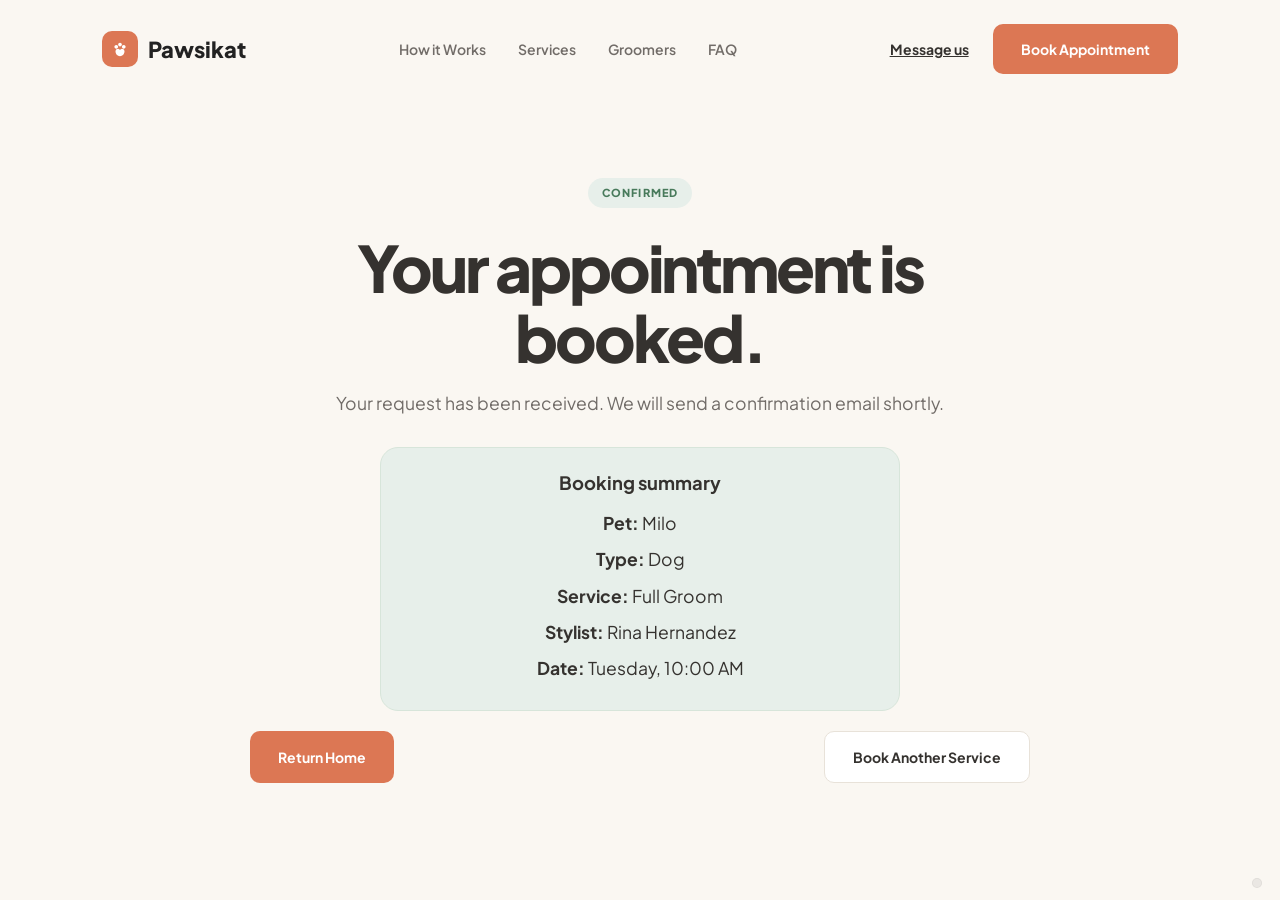
<file: book-confirmation.html>
<!DOCTYPE html>
<html lang="en">
<head>
    <meta charset="UTF-8">
    <meta name="viewport" content="width=device-width, initial-scale=1.0">
    <title>Booking Confirmed | Pawsikat</title>
    <link rel="preconnect" href="https://fonts.googleapis.com">
    <link rel="preconnect" href="https://fonts.gstatic.com" crossorigin>
    <link href="https://fonts.googleapis.com/css2?family=Plus+Jakarta+Sans:wght@400;500;600;700;800&display=swap" rel="stylesheet">
    <link rel="stylesheet" href="pawsikat.css">
</head>
<body>
    <header class="container site-header">
        <a href="index.html" class="logo" aria-label="Pawsikat home">
            <span class="logo-icon" aria-hidden="true">
                <svg width="18" height="18" viewBox="0 0 24 24" fill="none" xmlns="http://www.w3.org/2000/svg">
                    <path d="M12 8.5C13.3807 8.5 14.5 7.38071 14.5 6C14.5 4.61929 13.3807 3.5 12 3.5C10.6193 3.5 9.5 4.61929 9.5 6C9.5 7.38071 10.6193 8.5 12 8.5Z" fill="white"/>
                    <path d="M7 11.5C8.38071 11.5 9.5 10.3807 9.5 9C9.5 7.61929 8.38071 6.5 7 6.5C5.61929 6.5 4.5 7.61929 4.5 9C4.5 10.3807 5.61929 11.5 7 11.5Z" fill="white"/>
                    <path d="M17 11.5C18.3807 11.5 19.5 10.3807 19.5 9C19.5 7.61929 18.3807 6.5 17 6.5C15.6192 6.5 14.5 7.61929 14.5 9C14.5 10.3807 15.6192 11.5 17 11.5Z" fill="white"/>
                    <path d="M12 21.5C15.5 21.5 18 18.5 18 15C18 12.5 16 11.5 14.5 11.5C13.5 11.5 12.5 13 12 13C11.5 13 10.5 11.5 9.5 11.5C8 11.5 6 12.5 6 15C6 18.5 8.5 21.5 12 21.5Z" fill="white"/>
                </svg>
            </span>
            Pawsikat
        </a>

        <nav aria-label="Main navigation">
            <a href="how-it-works.html">How it Works</a>
            <a href="services.html">Services</a>
            <a href="groomers.html">Groomers</a>
            <a href="faq.html">FAQ</a>
        </nav>

        <div class="header-actions">
            <a href="mailto:hello@pawsikat.com" class="phone">Message us</a>
            <a href="book.html" class="btn btn-primary">Book Appointment</a>
        </div>
    </header>

    <main class="page-main">
        <section class="page-hero container confirmation-page">
            <span class="tag green">Confirmed</span>
            <h1>Your appointment is booked.</h1>
            <p>Your request has been received. We will send a confirmation email shortly.</p>

            <div class="confirmation-box large-box">
                <h3>Booking summary</h3>
                <p><strong>Pet:</strong> Milo</p>
                <p><strong>Type:</strong> Dog</p>
                <p><strong>Service:</strong> Full Groom</p>
                <p><strong>Stylist:</strong> Rina Hernandez</p>
                <p><strong>Date:</strong> Tuesday, 10:00 AM</p>
            </div>

            <div class="nav-row centered-row">
                <a href="index.html" class="btn btn-primary">Return Home</a>
                <a href="services.html" class="btn btn-outline">Book Another Service</a>
            </div>
        </section>
    </main>

    <footer class="site-footer">
        <a href="admin/login.html" class="admin-access-link" aria-label="Admin access" title="Admin access">.</a>
    </footer>
</body>
</html>
</file>
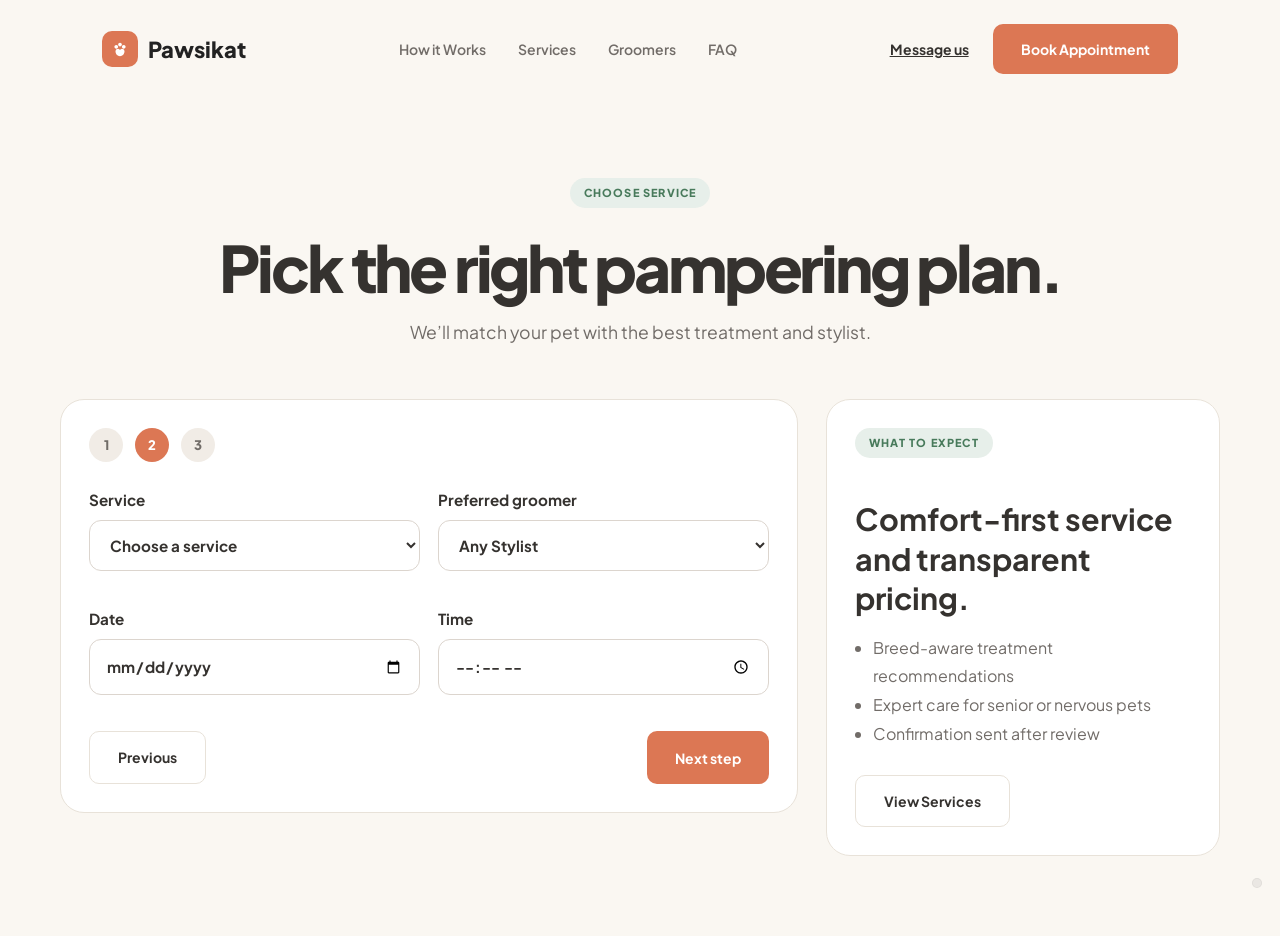
<file: book-step-2.html>
<!DOCTYPE html>
<html lang="en">
<head>
    <meta charset="UTF-8">
    <meta name="viewport" content="width=device-width, initial-scale=1.0">
    <title>Book Appointment | Pawsikat</title>
    <link rel="preconnect" href="https://fonts.googleapis.com">
    <link rel="preconnect" href="https://fonts.gstatic.com" crossorigin>
    <link href="https://fonts.googleapis.com/css2?family=Plus+Jakarta+Sans:wght@400;500;600;700;800&display=swap" rel="stylesheet">
    <link rel="stylesheet" href="pawsikat.css">
</head>
<body>
    <header class="container site-header">
        <a href="index.html" class="logo" aria-label="Pawsikat home">
            <span class="logo-icon" aria-hidden="true">
                <svg width="18" height="18" viewBox="0 0 24 24" fill="none" xmlns="http://www.w3.org/2000/svg">
                    <path d="M12 8.5C13.3807 8.5 14.5 7.38071 14.5 6C14.5 4.61929 13.3807 3.5 12 3.5C10.6193 3.5 9.5 4.61929 9.5 6C9.5 7.38071 10.6193 8.5 12 8.5Z" fill="white"/>
                    <path d="M7 11.5C8.38071 11.5 9.5 10.3807 9.5 9C9.5 7.61929 8.38071 6.5 7 6.5C5.61929 6.5 4.5 7.61929 4.5 9C4.5 10.3807 5.61929 11.5 7 11.5Z" fill="white"/>
                    <path d="M17 11.5C18.3807 11.5 19.5 10.3807 19.5 9C19.5 7.61929 18.3807 6.5 17 6.5C15.6192 6.5 14.5 7.61929 14.5 9C14.5 10.3807 15.6192 11.5 17 11.5Z" fill="white"/>
                    <path d="M12 21.5C15.5 21.5 18 18.5 18 15C18 12.5 16 11.5 14.5 11.5C13.5 11.5 12.5 13 12 13C11.5 13 10.5 11.5 9.5 11.5C8 11.5 6 12.5 6 15C6 18.5 8.5 21.5 12 21.5Z" fill="white"/>
                </svg>
            </span>
            Pawsikat
        </a>

        <nav aria-label="Main navigation">
            <a href="how-it-works.html">How it Works</a>
            <a href="services.html">Services</a>
            <a href="groomers.html">Groomers</a>
            <a href="faq.html">FAQ</a>
        </nav>

        <div class="header-actions">
            <a href="mailto:hello@pawsikat.com" class="phone">Message us</a>
            <a href="book.html" class="btn btn-primary">Book Appointment</a>
        </div>
    </header>

    <main class="page-main">
        <section class="page-hero container">
            <span class="tag green">Choose Service</span>
            <h1>Pick the right pampering plan.</h1>
            <p>We’ll match your pet with the best treatment and stylist.</p>
        </section>

        <section class="container page-section booking-layout">
            <form class="booking-form" action="book-step-3.html" method="get">
                <div class="booking-progress">
                    <span>1</span>
                    <span class="active">2</span>
                    <span>3</span>
                </div>

                <div class="field-row two-col">
                    <label>
                        Service
                        <select name="service" required>
                            <option value="">Choose a service</option>
                            <option>Bath &amp; Brush</option>
                            <option>Full Groom</option>
                            <option>Nail Trim &amp; Buff</option>
                            <option>Teeth Cleaning</option>
                            <option>De-Shedding</option>
                            <option>Puppy’s First Groom</option>
                        </select>
                    </label>
                    <label>
                        Preferred groomer
                        <select name="groomer">
                            <option>Any Stylist</option>
                            <option>Rina Hernandez</option>
                            <option>Gabriel Gillera</option>
                            <option>Jann Denise Senido</option>
                        </select>
                    </label>
                </div>

                <div class="field-row two-col">
                    <label>
                        Date
                        <input type="date" name="date" required>
                    </label>
                    <label>
                        Time
                        <input type="time" name="time" required>
                    </label>
                </div>

                <div class="nav-row">
                    <a href="book.html" class="btn btn-outline">Previous</a>
                    <button type="submit" class="btn btn-primary">Next step</button>
                </div>
            </form>

            <aside class="summary-card">
                <span class="tag green">What to expect</span>
                <h3>Comfort-first service and transparent pricing.</h3>
                <ul>
                    <li>Breed-aware treatment recommendations</li>
                    <li>Expert care for senior or nervous pets</li>
                    <li>Confirmation sent after review</li>
                </ul>
                <a href="services.html" class="btn btn-outline">View Services</a>
            </aside>
        </section>
    </main>

    <footer class="site-footer">
        <a href="admin/login.html" class="admin-access-link" aria-label="Admin access" title="Admin access">.</a>
    </footer>
</body>
</html>
</file>
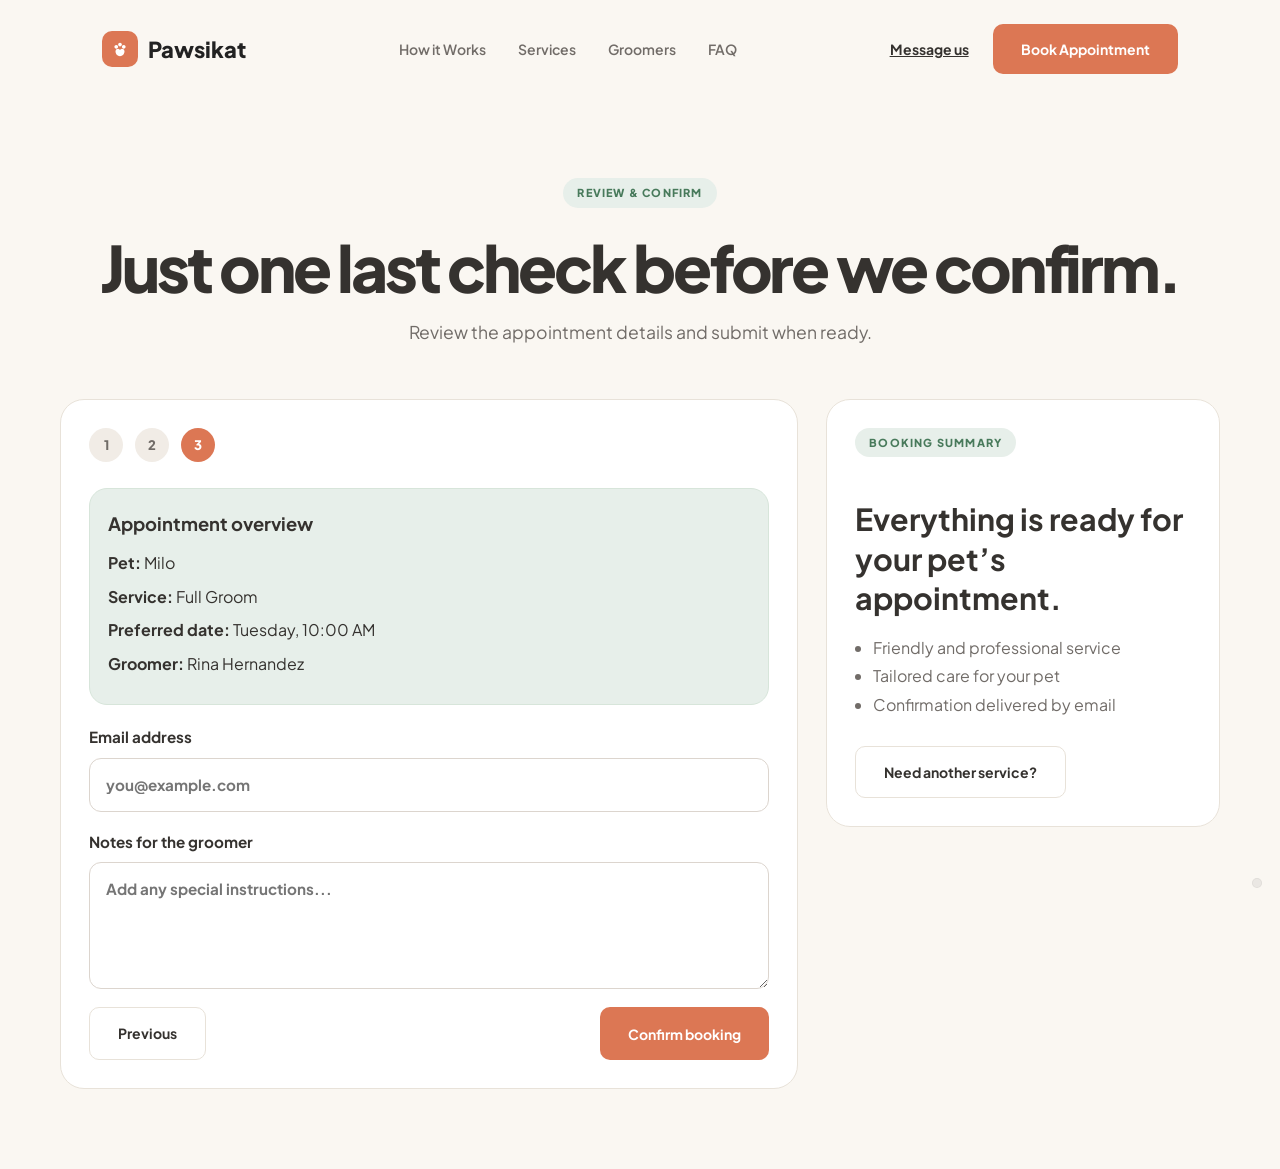
<file: book-step-3.html>
<!DOCTYPE html>
<html lang="en">
<head>
    <meta charset="UTF-8">
    <meta name="viewport" content="width=device-width, initial-scale=1.0">
    <title>Book Appointment | Pawsikat</title>
    <link rel="preconnect" href="https://fonts.googleapis.com">
    <link rel="preconnect" href="https://fonts.gstatic.com" crossorigin>
    <link href="https://fonts.googleapis.com/css2?family=Plus+Jakarta+Sans:wght@400;500;600;700;800&display=swap" rel="stylesheet">
    <link rel="stylesheet" href="pawsikat.css">
</head>
<body>
    <header class="container site-header">
        <a href="index.html" class="logo" aria-label="Pawsikat home">
            <span class="logo-icon" aria-hidden="true">
                <svg width="18" height="18" viewBox="0 0 24 24" fill="none" xmlns="http://www.w3.org/2000/svg">
                    <path d="M12 8.5C13.3807 8.5 14.5 7.38071 14.5 6C14.5 4.61929 13.3807 3.5 12 3.5C10.6193 3.5 9.5 4.61929 9.5 6C9.5 7.38071 10.6193 8.5 12 8.5Z" fill="white"/>
                    <path d="M7 11.5C8.38071 11.5 9.5 10.3807 9.5 9C9.5 7.61929 8.38071 6.5 7 6.5C5.61929 6.5 4.5 7.61929 4.5 9C4.5 10.3807 5.61929 11.5 7 11.5Z" fill="white"/>
                    <path d="M17 11.5C18.3807 11.5 19.5 10.3807 19.5 9C19.5 7.61929 18.3807 6.5 17 6.5C15.6192 6.5 14.5 7.61929 14.5 9C14.5 10.3807 15.6192 11.5 17 11.5Z" fill="white"/>
                    <path d="M12 21.5C15.5 21.5 18 18.5 18 15C18 12.5 16 11.5 14.5 11.5C13.5 11.5 12.5 13 12 13C11.5 13 10.5 11.5 9.5 11.5C8 11.5 6 12.5 6 15C6 18.5 8.5 21.5 12 21.5Z" fill="white"/>
                </svg>
            </span>
            Pawsikat
        </a>

        <nav aria-label="Main navigation">
            <a href="how-it-works.html">How it Works</a>
            <a href="services.html">Services</a>
            <a href="groomers.html">Groomers</a>
            <a href="faq.html">FAQ</a>
        </nav>

        <div class="header-actions">
            <a href="mailto:hello@pawsikat.com" class="phone">Message us</a>
            <a href="book.html" class="btn btn-primary">Book Appointment</a>
        </div>
    </header>

    <main class="page-main">
        <section class="page-hero container">
            <span class="tag green">Review &amp; Confirm</span>
            <h1>Just one last check before we confirm.</h1>
            <p>Review the appointment details and submit when ready.</p>
        </section>

        <section class="container page-section booking-layout">
            <form class="booking-form" action="thank-you.html" method="get">
                <div class="booking-progress">
                    <span>1</span>
                    <span>2</span>
                    <span class="active">3</span>
                </div>

                <div class="confirmation-box">
                    <h3>Appointment overview</h3>
                    <p><strong>Pet:</strong> Milo</p>
                    <p><strong>Service:</strong> Full Groom</p>
                    <p><strong>Preferred date:</strong> Tuesday, 10:00 AM</p>
                    <p><strong>Groomer:</strong> Rina Hernandez</p>
                </div>

                <label>
                    Email address
                    <input type="email" name="email" placeholder="you@example.com" required>
                </label>

                <label>
                    Notes for the groomer
                    <textarea rows="4" placeholder="Add any special instructions..."></textarea>
                </label>

                <div class="nav-row">
                    <a href="book-step-2.html" class="btn btn-outline">Previous</a>
                    <button type="submit" class="btn btn-primary">Confirm booking</button>
                </div>
            </form>

            <aside class="summary-card">
                <span class="tag green">Booking summary</span>
                <h3>Everything is ready for your pet’s appointment.</h3>
                <ul>
                    <li>Friendly and professional service</li>
                    <li>Tailored care for your pet</li>
                    <li>Confirmation delivered by email</li>
                </ul>
                <a href="services.html" class="btn btn-outline">Need another service?</a>
            </aside>
        </section>
    </main>

    <footer class="site-footer">
        <a href="admin/login.html" class="admin-access-link" aria-label="Admin access" title="Admin access">.</a>
    </footer>
</body>
</html>
</file>
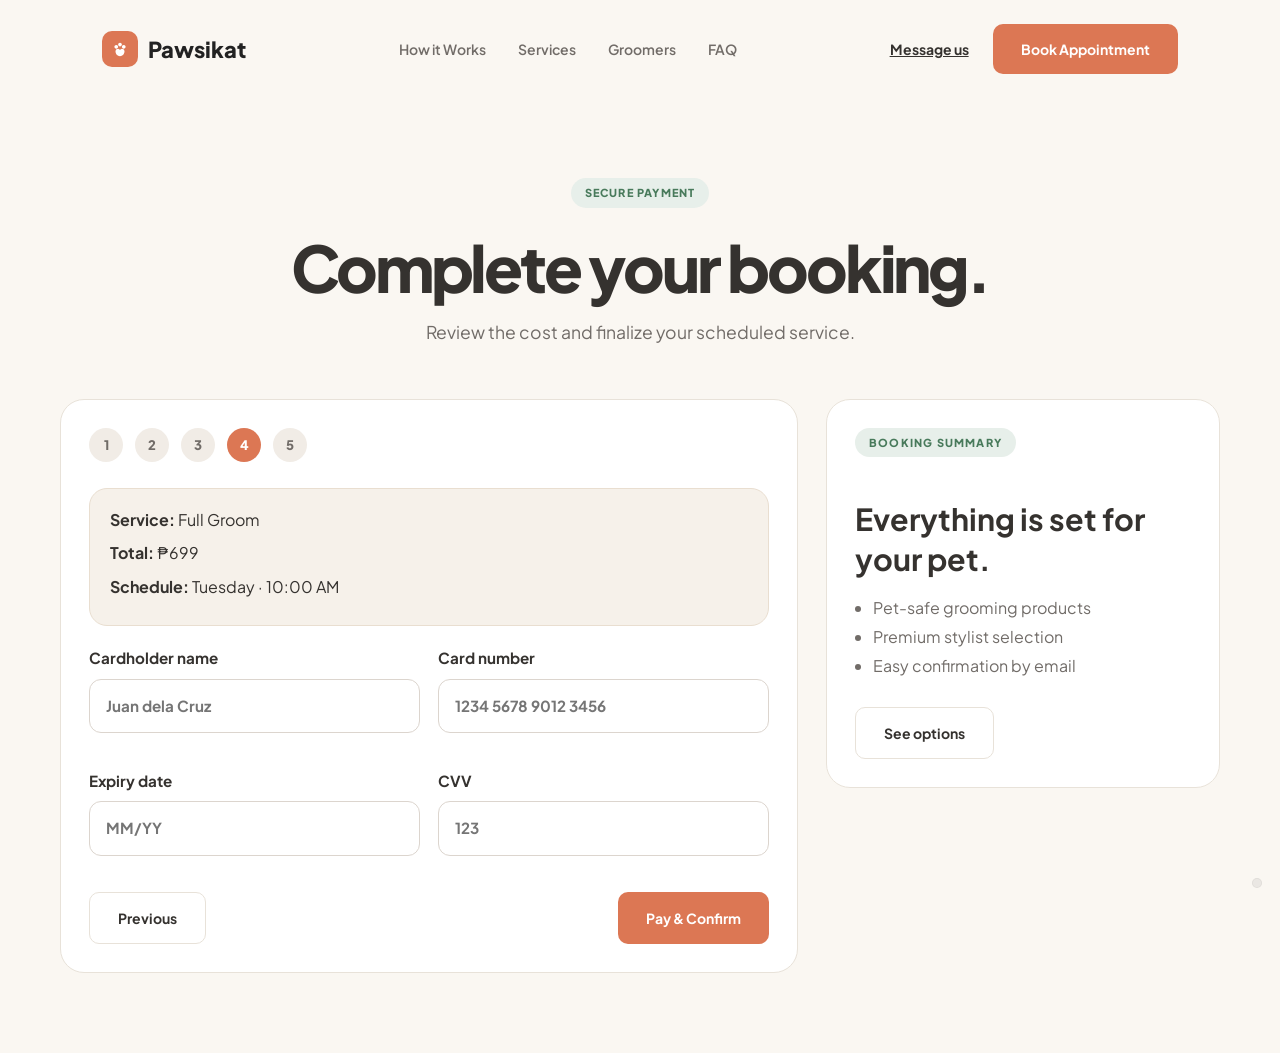
<file: book-step-4.html>
<!DOCTYPE html>
<html lang="en">
<head>
    <meta charset="UTF-8">
    <meta name="viewport" content="width=device-width, initial-scale=1.0">
    <title>Payment | Pawsikat</title>
    <link rel="preconnect" href="https://fonts.googleapis.com">
    <link rel="preconnect" href="https://fonts.gstatic.com" crossorigin>
    <link href="https://fonts.googleapis.com/css2?family=Plus+Jakarta+Sans:wght@400;500;600;700;800&display=swap" rel="stylesheet">
    <link rel="stylesheet" href="pawsikat.css">
</head>
<body>
    <header class="container site-header">
        <a href="index.html" class="logo" aria-label="Pawsikat home">
            <span class="logo-icon" aria-hidden="true">
                <svg width="18" height="18" viewBox="0 0 24 24" fill="none" xmlns="http://www.w3.org/2000/svg">
                    <path d="M12 8.5C13.3807 8.5 14.5 7.38071 14.5 6C14.5 4.61929 13.3807 3.5 12 3.5C10.6193 3.5 9.5 4.61929 9.5 6C9.5 7.38071 10.6193 8.5 12 8.5Z" fill="white"/>
                    <path d="M7 11.5C8.38071 11.5 9.5 10.3807 9.5 9C9.5 7.61929 8.38071 6.5 7 6.5C5.61929 6.5 4.5 7.61929 4.5 9C4.5 10.3807 5.61929 11.5 7 11.5Z" fill="white"/>
                    <path d="M17 11.5C18.3807 11.5 19.5 10.3807 19.5 9C19.5 7.61929 18.3807 6.5 17 6.5C15.6192 6.5 14.5 7.61929 14.5 9C14.5 10.3807 15.6192 11.5 17 11.5Z" fill="white"/>
                    <path d="M12 21.5C15.5 21.5 18 18.5 18 15C18 12.5 16 11.5 14.5 11.5C13.5 11.5 12.5 13 12 13C11.5 13 10.5 11.5 9.5 11.5C8 11.5 6 12.5 6 15C6 18.5 8.5 21.5 12 21.5Z" fill="white"/>
                </svg>
            </span>
            Pawsikat
        </a>
        <nav aria-label="Main navigation">
            <a href="how-it-works.html">How it Works</a>
            <a href="services.html">Services</a>
            <a href="groomers.html">Groomers</a>
            <a href="faq.html">FAQ</a>
        </nav>
        <div class="header-actions">
            <a href="mailto:hello@pawsikat.com" class="phone">Message us</a>
            <a href="book.html" class="btn btn-primary">Book Appointment</a>
        </div>
    </header>

    <main class="page-main">
        <section class="page-hero container">
            <span class="tag green">Secure Payment</span>
            <h1>Complete your booking.</h1>
            <p>Review the cost and finalize your scheduled service.</p>
        </section>

        <section class="container page-section booking-layout">
            <form class="booking-form" action="book-confirmation.html" method="get">
                <div class="booking-progress">
                    <span>1</span>
                    <span>2</span>
                    <span>3</span>
                    <span class="active">4</span>
                    <span>5</span>
                </div>

                <div class="summary-tile">
                    <p><strong>Service:</strong> Full Groom</p>
                    <p><strong>Total:</strong> ₱699</p>
                    <p><strong>Schedule:</strong> Tuesday · 10:00 AM</p>
                </div>

                <div class="field-row two-col">
                    <label>
                        Cardholder name
                        <input type="text" placeholder="Juan dela Cruz" required>
                    </label>
                    <label>
                        Card number
                        <input type="text" placeholder="1234 5678 9012 3456" required>
                    </label>
                </div>

                <div class="field-row two-col">
                    <label>
                        Expiry date
                        <input type="text" placeholder="MM/YY" required>
                    </label>
                    <label>
                        CVV
                        <input type="text" placeholder="123" required>
                    </label>
                </div>

                <div class="nav-row">
                    <a href="book-step-3.html" class="btn btn-outline">Previous</a>
                    <button type="submit" class="btn btn-primary">Pay &amp; Confirm</button>
                </div>
            </form>

            <aside class="summary-card">
                <span class="tag green">Booking Summary</span>
                <h3>Everything is set for your pet.</h3>
                <ul>
                    <li>Pet-safe grooming products</li>
                    <li>Premium stylist selection</li>
                    <li>Easy confirmation by email</li>
                </ul>
                <a href="services.html" class="btn btn-outline">See options</a>
            </aside>
        </section>
    </main>

    <footer class="site-footer">
        <a href="admin/login.html" class="admin-access-link" aria-label="Admin access" title="Admin access">.</a>
    </footer>
</body>
</html>
</file>
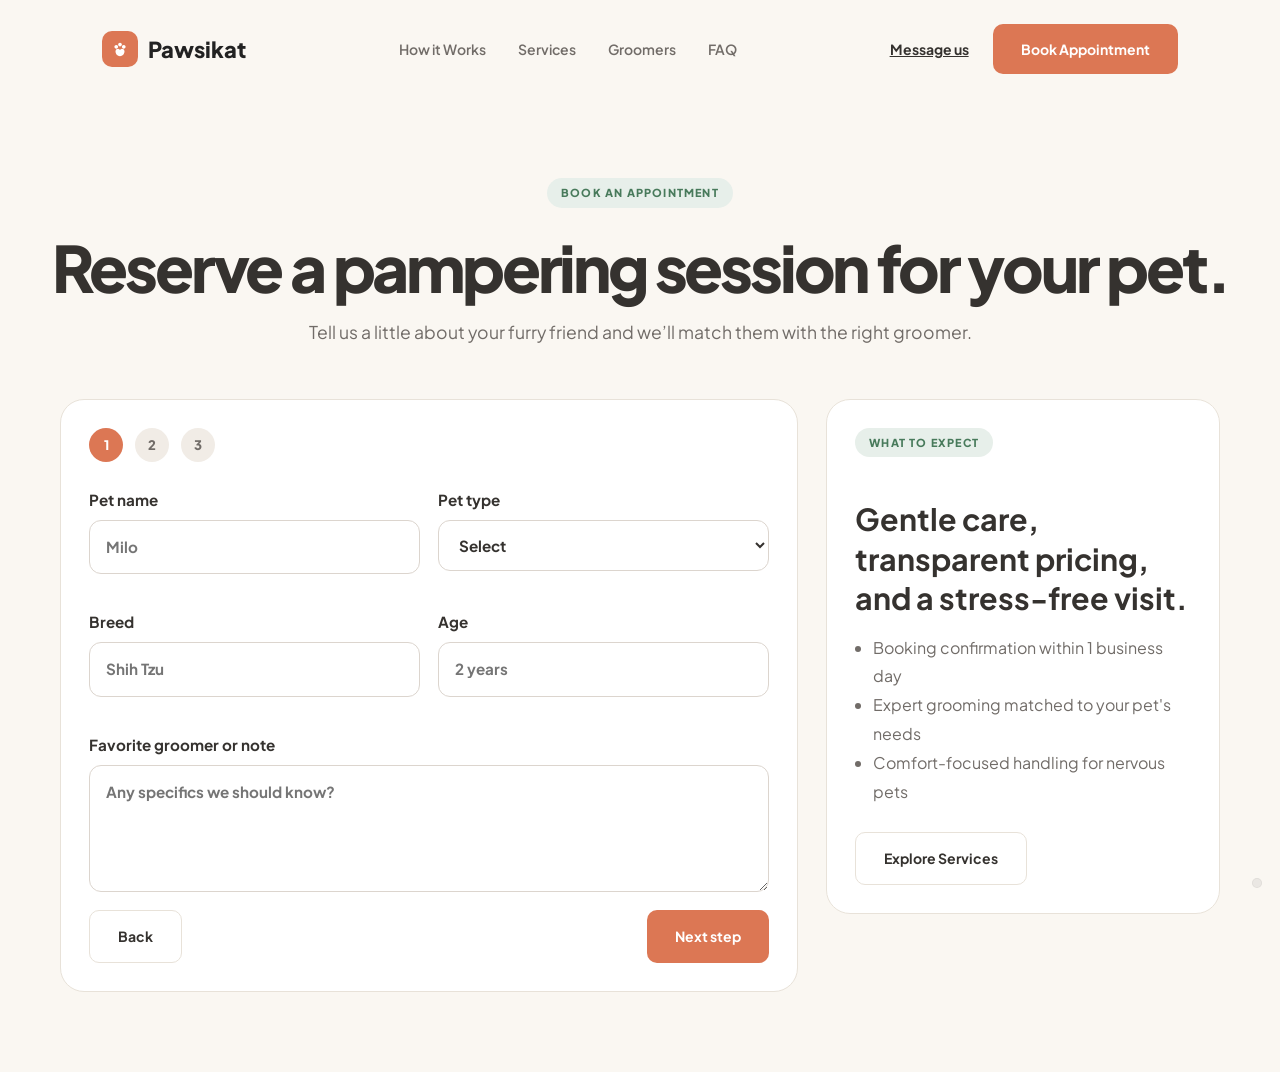
<file: book.html>
<!DOCTYPE html>
<html lang="en">
<head>
    <meta charset="UTF-8">
    <meta name="viewport" content="width=device-width, initial-scale=1.0">
    <title>Book Appointment | Pawsikat</title>
    <meta name="description" content="Book a pet grooming appointment with Pawsikat.">
    <link rel="preconnect" href="https://fonts.googleapis.com">
    <link rel="preconnect" href="https://fonts.gstatic.com" crossorigin>
    <link href="https://fonts.googleapis.com/css2?family=Plus+Jakarta+Sans:wght@400;500;600;700;800&display=swap" rel="stylesheet">
    <link rel="stylesheet" href="pawsikat.css">
</head>
<body>
    <header class="container site-header">
        <a href="index.html" class="logo" aria-label="Pawsikat home">
            <span class="logo-icon" aria-hidden="true">
                <svg width="18" height="18" viewBox="0 0 24 24" fill="none" xmlns="http://www.w3.org/2000/svg">
                    <path d="M12 8.5C13.3807 8.5 14.5 7.38071 14.5 6C14.5 4.61929 13.3807 3.5 12 3.5C10.6193 3.5 9.5 4.61929 9.5 6C9.5 7.38071 10.6193 8.5 12 8.5Z" fill="white"/>
                    <path d="M7 11.5C8.38071 11.5 9.5 10.3807 9.5 9C9.5 7.61929 8.38071 6.5 7 6.5C5.61929 6.5 4.5 7.61929 4.5 9C4.5 10.3807 5.61929 11.5 7 11.5Z" fill="white"/>
                    <path d="M17 11.5C18.3807 11.5 19.5 10.3807 19.5 9C19.5 7.61929 18.3807 6.5 17 6.5C15.6192 6.5 14.5 7.61929 14.5 9C14.5 10.3807 15.6192 11.5 17 11.5Z" fill="white"/>
                    <path d="M12 21.5C15.5 21.5 18 18.5 18 15C18 12.5 16 11.5 14.5 11.5C13.5 11.5 12.5 13 12 13C11.5 13 10.5 11.5 9.5 11.5C8 11.5 6 12.5 6 15C6 18.5 8.5 21.5 12 21.5Z" fill="white"/>
                </svg>
            </span>
            Pawsikat
        </a>

        <nav aria-label="Main navigation">
            <a href="how-it-works.html">How it Works</a>
            <a href="services.html">Services</a>
            <a href="groomers.html">Groomers</a>
            <a href="faq.html">FAQ</a>
        </nav>

        <div class="header-actions">
            <a href="mailto:hello@pawsikat.com" class="phone">Message us</a>
            <a href="book.html" class="btn btn-primary">Book Appointment</a>
        </div>
    </header>

    <main class="page-main">
        <section class="page-hero container">
            <span class="tag green">Book an Appointment</span>
            <h1>Reserve a pampering session for your pet.</h1>
            <p>Tell us a little about your furry friend and we’ll match them with the right groomer.</p>
        </section>

        <section class="container page-section booking-layout">
            <form class="booking-form" id="booking-step-one" action="book-step-2.html" method="get">
                <div class="booking-progress">
                    <span class="active">1</span>
                    <span>2</span>
                    <span>3</span>
                </div>

                <div class="field-row two-col">
                    <label>
                        Pet name
                        <input type="text" name="petName" placeholder="Milo" required>
                    </label>
                    <label>
                        Pet type
                        <select name="petType" required>
                            <option value="">Select</option>
                            <option>Dog</option>
                            <option>Cat</option>
                            <option>Other</option>
                        </select>
                    </label>
                </div>

                <div class="field-row two-col">
                    <label>
                        Breed
                        <input type="text" name="breed" placeholder="Shih Tzu">
                    </label>
                    <label>
                        Age
                        <input type="text" name="age" placeholder="2 years">
                    </label>
                </div>

                <label>
                    Favorite groomer or note
                    <textarea name="notes" rows="4" placeholder="Any specifics we should know?"></textarea>
                </label>

                <div class="nav-row">
                    <a href="index.html" class="btn btn-outline">Back</a>
                    <button type="submit" class="btn btn-primary">Next step</button>
                </div>
            </form>

            <aside class="summary-card">
                <span class="tag green">What to expect</span>
                <h3>Gentle care, transparent pricing, and a stress-free visit.</h3>
                <ul>
                    <li>Booking confirmation within 1 business day</li>
                    <li>Expert grooming matched to your pet's needs</li>
                    <li>Comfort-focused handling for nervous pets</li>
                </ul>
                <a href="services.html" class="btn btn-outline">Explore Services</a>
            </aside>
        </section>
    </main>

    <footer class="site-footer">
        <a href="admin/login.html" class="admin-access-link" aria-label="Admin access" title="Admin access">.</a>
    </footer>
</body>
</html>
</file>
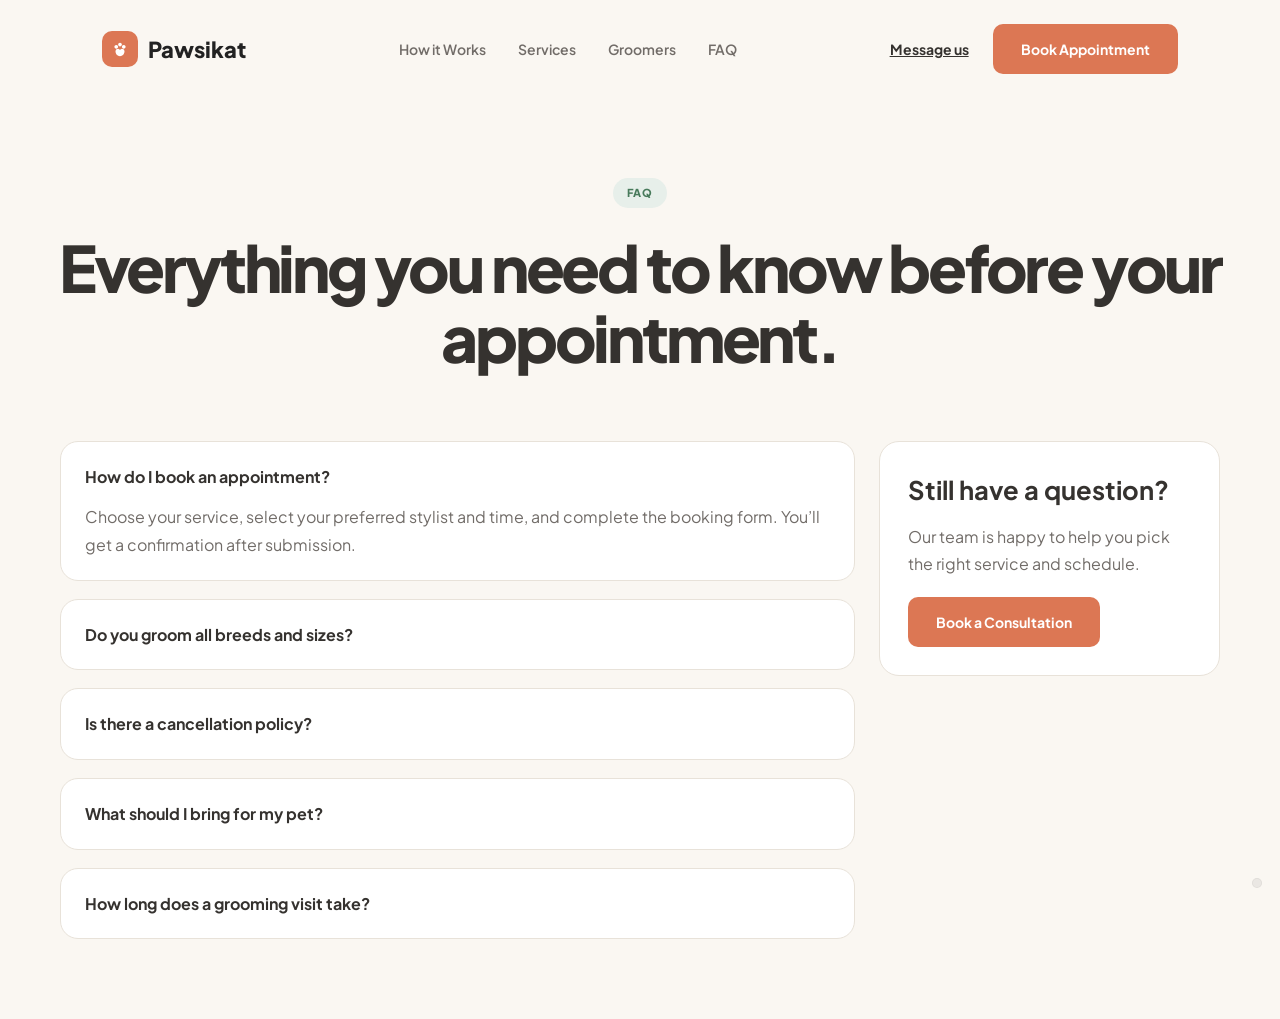
<file: faq.html>
<!DOCTYPE html>
<html lang="en">
<head>
    <meta charset="UTF-8">
    <meta name="viewport" content="width=device-width, initial-scale=1.0">
    <title>FAQ | Pawsikat</title>
    <meta name="description" content="Frequently asked questions about booking and grooming at Pawsikat.">
    <link rel="preconnect" href="https://fonts.googleapis.com">
    <link rel="preconnect" href="https://fonts.gstatic.com" crossorigin>
    <link href="https://fonts.googleapis.com/css2?family=Plus+Jakarta+Sans:wght@400;500;600;700;800&display=swap" rel="stylesheet">
    <link rel="stylesheet" href="pawsikat.css">
</head>
<body>
    <header class="container site-header">
        <a href="index.html" class="logo" aria-label="Pawsikat home">
            <span class="logo-icon" aria-hidden="true">
                <svg width="18" height="18" viewBox="0 0 24 24" fill="none" xmlns="http://www.w3.org/2000/svg">
                    <path d="M12 8.5C13.3807 8.5 14.5 7.38071 14.5 6C14.5 4.61929 13.3807 3.5 12 3.5C10.6193 3.5 9.5 4.61929 9.5 6C9.5 7.38071 10.6193 8.5 12 8.5Z" fill="white"/>
                    <path d="M7 11.5C8.38071 11.5 9.5 10.3807 9.5 9C9.5 7.61929 8.38071 6.5 7 6.5C5.61929 6.5 4.5 7.61929 4.5 9C4.5 10.3807 5.61929 11.5 7 11.5Z" fill="white"/>
                    <path d="M17 11.5C18.3807 11.5 19.5 10.3807 19.5 9C19.5 7.61929 18.3807 6.5 17 6.5C15.6192 6.5 14.5 7.61929 14.5 9C14.5 10.3807 15.6192 11.5 17 11.5Z" fill="white"/>
                    <path d="M12 21.5C15.5 21.5 18 18.5 18 15C18 12.5 16 11.5 14.5 11.5C13.5 11.5 12.5 13 12 13C11.5 13 10.5 11.5 9.5 11.5C8 11.5 6 12.5 6 15C6 18.5 8.5 21.5 12 21.5Z" fill="white"/>
                </svg>
            </span>
            Pawsikat
        </a>

        <nav aria-label="Main navigation">
            <a href="how-it-works.html">How it Works</a>
            <a href="services.html">Services</a>
            <a href="groomers.html">Groomers</a>
            <a href="faq.html">FAQ</a>
        </nav>

        <div class="header-actions">
            <a href="mailto:hello@pawsikat.com" class="phone">Message us</a>
            <a href="book.html" class="btn btn-primary">Book Appointment</a>
        </div>
    </header>

    <main class="page-main">
        <section class="page-hero container faq-hero">
            <span class="tag green">FAQ</span>
            <h1>Everything you need to know before your appointment.</h1>
        </section>

        <section class="container page-section faq-wrap">
            <div class="faq-list">
                <details open>
                    <summary>How do I book an appointment?</summary>
                    <p>Choose your service, select your preferred stylist and time, and complete the booking form. You’ll get a confirmation after submission.</p>
                </details>
                <details>
                    <summary>Do you groom all breeds and sizes?</summary>
                    <p>Yes. Our team handles small dogs, large breeds, puppies, senior pets, and mixed breeds with individualized care plans.</p>
                </details>
                <details>
                    <summary>Is there a cancellation policy?</summary>
                    <p>We ask for at least 24 hours notice for reschedules or cancellations. This helps us keep time available for other pets.</p>
                </details>
                <details>
                    <summary>What should I bring for my pet?</summary>
                    <p>Bring your pet’s favorite treat, any current medical notes, and anything you want us to know about sensitivities or anxiety triggers.</p>
                </details>
                <details>
                    <summary>How long does a grooming visit take?</summary>
                    <p>Most appointments take about 60 minutes, depending on coat condition, breed, and service type.</p>
                </details>
            </div>

            <div class="faq-cta">
                <h3>Still have a question?</h3>
                <p>Our team is happy to help you pick the right service and schedule.</p>
                <a href="book.html" class="btn btn-primary">Book a Consultation</a>
            </div>
        </section>
    </main>

    <footer class="site-footer">
        <a href="admin/login.html" class="admin-access-link" aria-label="Admin access" title="Admin access">.</a>
    </footer>
</body>
</html>
</file>
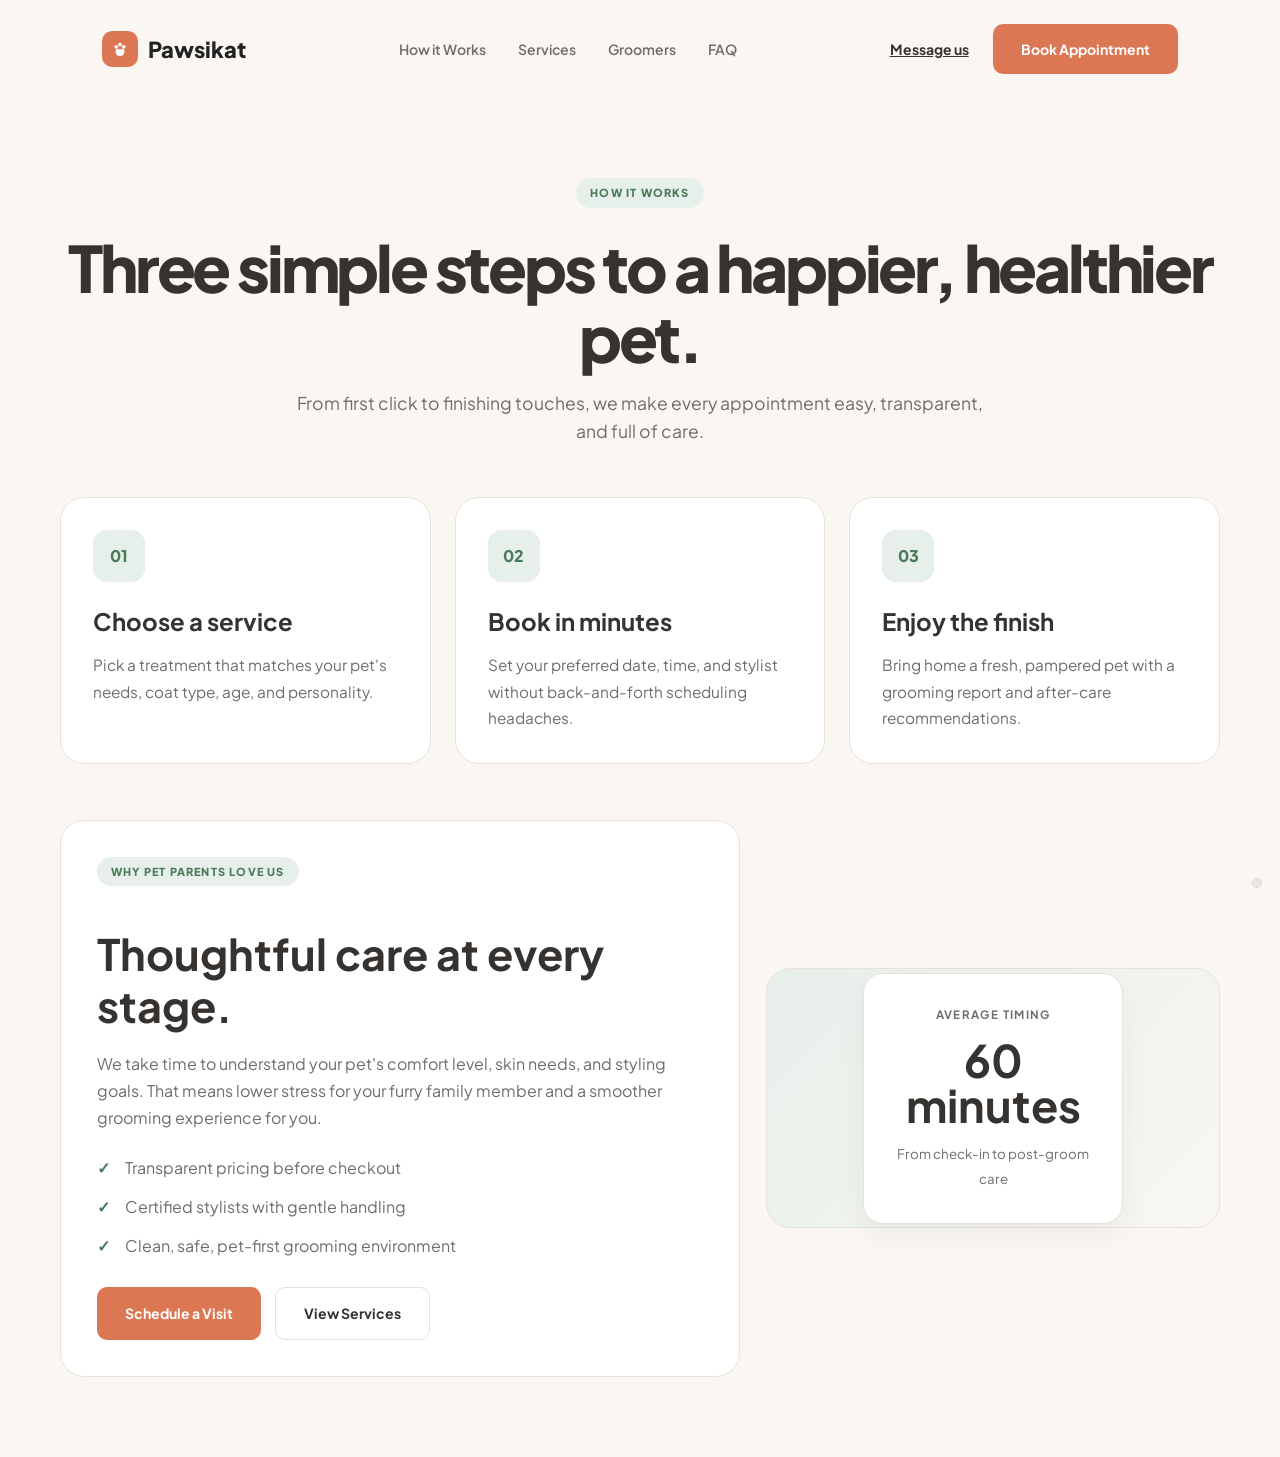
<file: how-it-works.html>
<!DOCTYPE html>
<html lang="en">
<head>
    <meta charset="UTF-8">
    <meta name="viewport" content="width=device-width, initial-scale=1.0">
    <title>How It Works | Pawsikat</title>
    <meta name="description" content="Learn how Pawsikat makes pet grooming simple and stress-free.">
    <link rel="preconnect" href="https://fonts.googleapis.com">
    <link rel="preconnect" href="https://fonts.gstatic.com" crossorigin>
    <link href="https://fonts.googleapis.com/css2?family=Plus+Jakarta+Sans:wght@400;500;600;700;800&display=swap" rel="stylesheet">
    <link rel="stylesheet" href="pawsikat.css">
</head>
<body>
    <header class="container site-header">
        <a href="index.html" class="logo" aria-label="Pawsikat home">
            <span class="logo-icon" aria-hidden="true">
                <svg width="18" height="18" viewBox="0 0 24 24" fill="none" xmlns="http://www.w3.org/2000/svg">
                    <path d="M12 8.5C13.3807 8.5 14.5 7.38071 14.5 6C14.5 4.61929 13.3807 3.5 12 3.5C10.6193 3.5 9.5 4.61929 9.5 6C9.5 7.38071 10.6193 8.5 12 8.5Z" fill="white"/>
                    <path d="M7 11.5C8.38071 11.5 9.5 10.3807 9.5 9C9.5 7.61929 8.38071 6.5 7 6.5C5.61929 6.5 4.5 7.61929 4.5 9C4.5 10.3807 5.61929 11.5 7 11.5Z" fill="white"/>
                    <path d="M17 11.5C18.3807 11.5 19.5 10.3807 19.5 9C19.5 7.61929 18.3807 6.5 17 6.5C15.6192 6.5 14.5 7.61929 14.5 9C14.5 10.3807 15.6192 11.5 17 11.5Z" fill="white"/>
                    <path d="M12 21.5C15.5 21.5 18 18.5 18 15C18 12.5 16 11.5 14.5 11.5C13.5 11.5 12.5 13 12 13C11.5 13 10.5 11.5 9.5 11.5C8 11.5 6 12.5 6 15C6 18.5 8.5 21.5 12 21.5Z" fill="white"/>
                </svg>
            </span>
            Pawsikat
        </a>

        <nav aria-label="Main navigation">
            <a href="how-it-works.html">How it Works</a>
            <a href="services.html">Services</a>
            <a href="groomers.html">Groomers</a>
            <a href="faq.html">FAQ</a>
        </nav>

        <div class="header-actions">
            <a href="mailto:hello@pawsikat.com" class="phone">Message us</a>
            <a href="book.html" class="btn btn-primary">Book Appointment</a>
        </div>
    </header>

    <main class="page-main">
        <section class="page-hero container">
            <span class="tag green">How It Works</span>
            <h1>Three simple steps to a happier, healthier pet.</h1>
            <p>From first click to finishing touches, we make every appointment easy, transparent, and full of care.</p>
        </section>

        <section class="page-section container">
            <div class="info-grid three-up">
                <article class="info-card">
                    <div class="step-badge">01</div>
                    <h3>Choose a service</h3>
                    <p>Pick a treatment that matches your pet's needs, coat type, age, and personality.</p>
                </article>
                <article class="info-card">
                    <div class="step-badge">02</div>
                    <h3>Book in minutes</h3>
                    <p>Set your preferred date, time, and stylist without back-and-forth scheduling headaches.</p>
                </article>
                <article class="info-card">
                    <div class="step-badge">03</div>
                    <h3>Enjoy the finish</h3>
                    <p>Bring home a fresh, pampered pet with a grooming report and after-care recommendations.</p>
                </article>
            </div>
        </section>

        <section class="page-section container process-detail">
            <div class="process-copy">
                <span class="tag green">Why pet parents love us</span>
                <h2>Thoughtful care at every stage.</h2>
                <p>We take time to understand your pet's comfort level, skin needs, and styling goals. That means lower stress for your furry family member and a smoother grooming experience for you.</p>
                <ul>
                    <li>Transparent pricing before checkout</li>
                    <li>Certified stylists with gentle handling</li>
                    <li>Clean, safe, pet-first grooming environment</li>
                </ul>
                <div class="btn-row">
                    <a href="book.html" class="btn btn-primary">Schedule a Visit</a>
                    <a href="services.html" class="btn btn-outline">View Services</a>
                </div>
            </div>
            <div class="process-visual">
                <div class="process-box">
                    <span class="mini-label">Average timing</span>
                    <strong>60 minutes</strong>
                    <small>From check-in to post-groom care</small>
                </div>
            </div>
        </section>
    </main>

    <footer class="site-footer">
        <a href="admin/login.html" class="admin-access-link" aria-label="Admin access" title="Admin access">.</a>
    </footer>
</body>
</html>
</file>
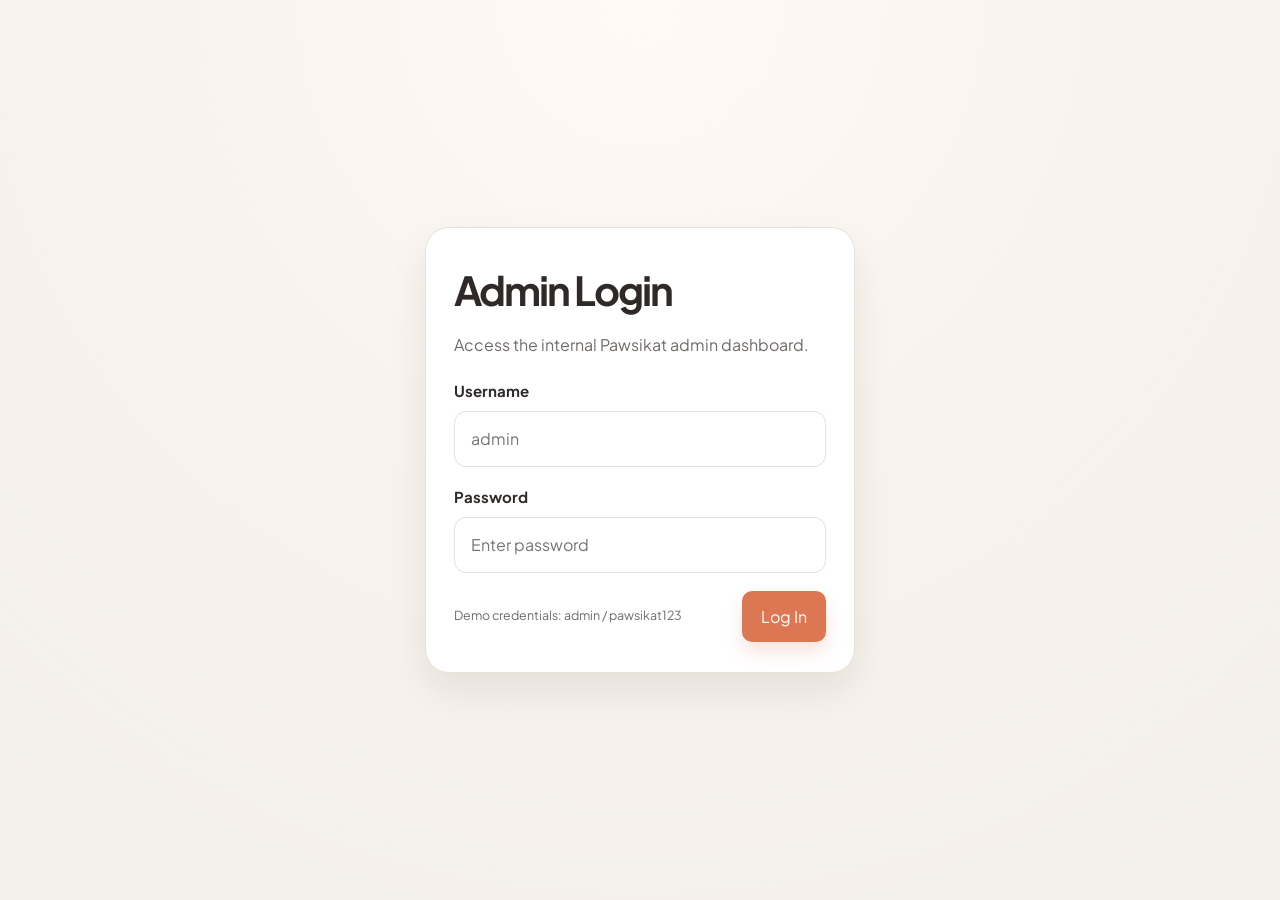
<file: admin/login.html>
<!DOCTYPE html>
<html lang="en">
<head>
  <meta charset="UTF-8" />
  <meta name="viewport" content="width=device-width, initial-scale=1.0" />
  <title>Admin Login | Pawsikat</title>
  <meta name="description" content="Secure admin login for Pawsikat team members." />
  <link rel="preconnect" href="https://fonts.googleapis.com">
  <link rel="preconnect" href="https://fonts.gstatic.com" crossorigin>
  <link href="https://fonts.googleapis.com/css2?family=Plus+Jakarta+Sans:wght@400;500;600;700;800&display=swap" rel="stylesheet">
  <link rel="stylesheet" href="admin.css" />
</head>
<body class="login-page">
  <div class="login-card">
    <h1>Admin Login</h1>
    <p>Access the internal Pawsikat admin dashboard.</p>

    <form id="loginForm">
      <div class="field">
        <label for="username">Username</label>
        <input id="username" name="username" type="text" placeholder="admin" required />
      </div>

      <div class="field">
        <label for="password">Password</label>
        <input id="password" name="password" type="password" placeholder="Enter password" required />
      </div>

      <div class="login-actions">
        <span class="password-hint">Demo credentials: admin / pawsikat123</span>
        <button type="submit" class="primary-btn">Log In</button>
      </div>
    </form>

    <div id="loginNotice" class="notice"></div>
  </div>

  <script>
    const ADMIN_USER = 'admin';
    const ADMIN_PASS = 'pawsikat123';
    const notice = document.getElementById('loginNotice');

    document.getElementById('loginForm').addEventListener('submit', function (event) {
      event.preventDefault();
      const username = document.getElementById('username').value.trim();
      const password = document.getElementById('password').value.trim();

      if (username === ADMIN_USER && password === ADMIN_PASS) {
        localStorage.setItem('pawsikat_admin_logged_in', 'true');
        notice.className = 'notice success';
        notice.textContent = 'Login successful. Redirecting...';
        setTimeout(() => {
          window.location.href = 'dashboard.html';
        }, 600);
      } else {
        notice.className = 'notice error';
        notice.textContent = 'Invalid username or password. Please try again.';
      }
    });
  </script>
</body>
</html>
</file>
<file: pawsikat.css>
:root {
    --bg-main: #FAF7F2;
    --text-dark: #35322F;
    --text-gray: #716C68;
    --orange: #DC7754;
    --orange-light: #F6DFD5;
    --green: #487A5B;
    --green-dark: #5B7663;
    --green-light: #E7EFEA;
    --card-border: #E8E2D9;
    --white: #FFFFFF;
}

* {
    margin: 0;
    padding: 0;
    box-sizing: border-box;
    font-family: 'Plus Jakarta Sans', sans-serif;
}

body {
    background-color: var(--bg-main);
    color: var(--text-dark);
    line-height: 1.6;
}

.container {
    max-width: 1240px;
    margin: 0 auto;
    padding: 0 40px;
}

header.container {
    display: flex;
    justify-content: space-between;
    align-items: center;
    max-width: 100%; 
    background-color: #FAF7F2; 
    padding: 24px 8%; 
    margin-bottom: 40px; 
}

.logo {
    font-size: 22px;
    font-weight: 800;
    display: flex;
    align-items: center;
    gap: 10px;
    color: #222;
    text-decoration: none;
}

.logo-icon {
    background-color: var(--orange);
    width: 36px;
    height: 36px;
    border-radius: 10px;
    display: flex;
    justify-content: center;
    align-items: center;
}

nav {
    display: flex;
    gap: 32px;
}

nav a {
    text-decoration: none;
    color: var(--text-gray);
    font-weight: 600;
    font-size: 14px;
    transition: color 0.2s;
}

nav a:hover {
    color: var(--text-dark);
}

.header-actions {
    display: flex;
    align-items: center;
    gap: 24px;
}

.phone {
    font-weight: 700;
    font-size: 14px;
    color: var(--text-dark);
}

.btn {
    padding: 14px 28px;
    border-radius: 10px;
    font-weight: 700;
    font-size: 14px;
    cursor: pointer;
    text-decoration: none;
    transition: all 0.2s;
    border: none;
    display: inline-flex;
    align-items: center;
    justify-content: center;
}

.btn-primary {
    background-color: var(--orange);
    color: var(--white);
}

.btn-primary:hover {
    background-color: #C86544;
}

.btn-outline {
    border: 1px solid var(--card-border);
    background: var(--white);
    color: var(--text-dark);
}

.btn-outline:hover {
    background: #fdfdfd;
    border-color: #dcd6ce;
}

.hero {
    display: flex;
    align-items: center;
    justify-content: space-between;
    padding: 60px 0 100px;
    gap: 40px;
}

.hero-content {
    flex: 1;
    max-width: 580px;
}

.tag {
    background-color: var(--orange-light);
    color: var(--orange);
    padding: 6px 14px;
    border-radius: 20px;
    font-size: 11px;
    font-weight: 800;
    text-transform: uppercase;
    letter-spacing: 1.2px;
    display: inline-block;
    margin-bottom: 24px;
}

.tag.green {
    background-color: var(--green-light);
    color: var(--green);
}

.hero h1 {
    font-size: 58px;
    font-weight: 800;
    line-height: 1.15;
    margin-bottom: 24px;
    letter-spacing: -1.5px;
    color: #2D2A27;
}

.hero p {
    color: var(--text-gray);
    font-size: 17px;
    line-height: 1.6;
    margin-bottom: 40px;
    max-width: 520px;
}

.hero-buttons {
    display: flex;
    gap: 16px;
    margin-bottom: 48px;
}

.social-proof {
    display: flex;
    align-items: center;
    gap: 12px;
    font-size: 13px;
    color: var(--text-gray);
}

.avatar-group {
    display: flex;
}

.avatar-group img {
    width: 32px;
    height: 32px;
    border-radius: 50%;
    border: 2px solid var(--bg-main);
    margin-left: -10px;
    object-fit: cover;
}
.avatar-group img:first-child { margin-left: 0; }
.social-proof strong { color: var(--text-dark); font-weight: 700; }

.hero-image-wrapper {
    flex: 1;
    display: flex;
    justify-content: flex-end;
    align-items: flex-end;
}

.arch-container {
    position: relative;
    width: 460px;
    height: 480px;
}

.hero-arch {
    width: 100%;
    height: 100%;
    background: url('https://hips.hearstapps.com/wdy.h-cdn.co/assets/17/39/1506709524-cola-0247.jpg?crop=0.623xw:0.935xh;0.226xw,0.0649xh&resize=1200:*') center 20%/cover;
    border-radius: 230px 230px 0 0;
    z-index: 1;
}

.floating-badge {
    position: absolute;
    background: var(--white);
    padding: 20px;
    border-radius: 14px;
    border: 1px solid var(--card-border);
    box-shadow: 0 12px 30px rgba(0,0,0,0.03);
    z-index: 2;
    width: max-content;
    height: auto;
}

.badge-left {
    bottom: 20px;
    left: -20px;
    display: flex;
    align-items: center;
    gap: 14px;
}

.badge-left .badge-icon {
    background: var(--green-light);
    color: var(--green);
    width: 42px;
    height: 42px;
    border-radius: 10px;
    display: flex;
    justify-content: center;
    align-items: center;
}

.badge-left h4 { 
    font-size: 14px; 
    font-weight: 800;
    color: var(--text-dark);
    margin-bottom: 2px; 
}

.badge-left p {
    font-size: 12px;
    color: var(--text-gray);
    margin-bottom: 0;
}

.badge-right {
    bottom: -30px;
    right: -20px;
    max-width: 240px;
}

.badge-right .stars { 
    color: #F1B254; 
    display: flex;
    gap: 4px;
    margin-bottom: 12px; 
}

.badge-right .quote { 
    font-size: 13px; 
    color: var(--text-gray); 
    font-style: italic;
    line-height: 1.5;
    margin-bottom: 10px;
}

.badge-right .author {
    font-size: 12px;
    font-weight: 800;
    color: var(--text-dark);
    margin-bottom: 0;
}

.stats {
    background-color: var(--green-dark);
    color: var(--white);
    padding: 40px 0;
}

.stats-grid {
    display: grid;
    grid-template-columns: repeat(4, 1fr);
    text-align: center;
    align-items: center;
}

.stat-item {
    border-right: 1px solid rgba(255, 255, 255, 0.15);
}

.stat-item.no-border {
    border-right: none;
}

.stat-item h2 { 
    font-size: 32px; 
    font-weight: 800; 
    margin-bottom: 6px; 
}

.stat-item p { 
    font-size: 13px; 
    opacity: 0.85; 
}

.section-header {
    text-align: center;
    margin-top: 100px;
    margin-bottom: 50px;
}

.section-header h2 {
    font-size: 36px;
    font-weight: 800;
    margin: 16px 0;
    color: var(--text-dark);
}

.section-header p {
    color: var(--text-gray);
    font-size: 16px;
}

.steps-grid {
    display: grid;
    grid-template-columns: repeat(3, 1fr);
    gap: 24px;
    margin-bottom: 100px;
}

.step-card {
    background: var(--white);
    border: 1px solid var(--card-border);
    border-radius: 20px;
    padding: 32px;
}

.step-header {
    display: flex;
    justify-content: space-between;
    align-items: center;
    margin-bottom: 24px;
}

.step-num {
    background: var(--green-light);
    color: var(--green);
    font-size: 18px;
    font-weight: 800;
    width: 44px;
    height: 44px;
    border-radius: 12px;
    display: flex;
    justify-content: center;
    align-items: center;
}

.step-icon-small {
    width: 44px;
    height: 44px;
    background: #F4F8F6;
    border-radius: 10px;
    display: flex;
    justify-content: center;
    align-items: center;
    font-size: 20px;
}

.step-card h3 { 
    font-size: 20px; 
    font-weight: 800;
    margin-bottom: 12px; 
    color: var(--text-dark);
}

.step-card p { 
    color: var(--text-gray); 
    font-size: 14px; 
    line-height: 1.6;
}

.services {
    padding-bottom: 100px;
}

.services-grid {
    display: grid;
    grid-template-columns: repeat(3, 1fr);
    gap: 24px;
}

.service-card {
    background: var(--bg-main);
    border: 1px solid var(--card-border);
    border-radius: 20px;
    padding: 32px;
    transition: background 0.3s ease;
}

.service-card:hover {
    background: var(--white);
}

.service-top {
    display: flex;
    justify-content: space-between;
    align-items: center;
    margin-bottom: 24px;
}

.service-icon {
    background: var(--orange-light);
    color: var(--orange);
    width: 48px;
    height: 48px;
    border-radius: 12px;
    display: flex;
    justify-content: center;
    align-items: center;
}

.service-icon svg {
    width: 24px;
    height: 24px;
    stroke: currentColor;
    fill: none;
    stroke-width: 2;
    stroke-linecap: round;
    stroke-linejoin: round;
}

.service-price {
    color: var(--orange);
    font-weight: 800;
    font-size: 16px;
}

.service-card h3 {
    font-size: 20px;
    font-weight: 800;
    margin-bottom: 12px;
    color: var(--text-dark);
}

.service-card p {
    color: var(--text-gray);
    font-size: 14px;
    line-height: 1.6;
}

.stylists {
    padding-bottom: 100px;
}

.stylists-grid {
    display: grid;
    grid-template-columns: repeat(3, 1fr);
    gap: 24px;
}

.stylist-card {
    background: var(--bg-main);
    border: 1px solid var(--card-border);
    border-radius: 20px;
    overflow: hidden;
    display: flex;
    flex-direction: column;
    transition: transform 0.3s ease;
}

.stylist-card:hover {
    transform: translateY(-5px);
}

.stylist-card img {
    width: 100%;
    height: 220px;
    object-fit: cover;
}

.stylist-info {
    padding: 32px;
    display: flex;
    flex-direction: column;
    flex-grow: 1;
}

.stylist-card h3 {
    font-size: 20px;
    font-weight: 800;
    color: var(--text-dark);
    margin-bottom: 4px;
}

.stylist-title {
    color: var(--orange);
    font-size: 11px;
    font-weight: 800;
    text-transform: uppercase;
    letter-spacing: 1px;
    margin-bottom: 16px;
}

.stylist-desc {
    color: var(--text-gray);
    font-size: 14px;
    line-height: 1.6;
    margin-bottom: 32px;
    flex-grow: 1;
}

.stylist-divider {
    border: none;
    border-top: 1px solid #D1CCC4;
    margin-top: auto;
}

.site-header {
    display: flex;
    justify-content: space-between;
    align-items: center;
    max-width: 100%;
    background-color: #FAF7F2;
    padding: 24px 8%;
    margin-bottom: 40px;
}

.page-main {
    padding-bottom: 80px;
}

.page-hero {
    text-align: center;
    padding: 40px 0 20px;
}

.page-hero h1 {
    font-size: clamp(2.4rem, 5vw, 4rem);
    line-height: 1.1;
    font-weight: 800;
    letter-spacing: -0.05em;
    color: var(--text-dark);
    margin-bottom: 16px;
}

.page-hero p {
    max-width: 700px;
    margin: 0 auto;
    font-size: 1.1rem;
    color: var(--text-gray);
}

.page-section {
    padding-top: 32px;
}

.info-grid {
    display: grid;
    gap: 24px;
}

.three-up {
    grid-template-columns: repeat(3, minmax(0, 1fr));
}

.info-card {
    background: var(--white);
    border: 1px solid var(--card-border);
    border-radius: 24px;
    padding: 32px;
}

.step-badge {
    display: inline-flex;
    align-items: center;
    justify-content: center;
    width: 52px;
    height: 52px;
    font-weight: 800;
    border-radius: 14px;
    background: var(--green-light);
    color: var(--green);
    margin-bottom: 20px;
}

.info-card h3 {
    font-size: 1.5rem;
    margin-bottom: 12px;
    color: var(--text-dark);
}

.info-card p {
    font-size: 0.96rem;
    color: var(--text-gray);
    line-height: 1.7;
}

.process-detail {
    display: grid;
    grid-template-columns: 1.2fr 0.8fr;
    gap: 26px;
    align-items: center;
    padding-top: 56px;
}

.process-copy {
    background: var(--white);
    border: 1px solid var(--card-border);
    border-radius: 24px;
    padding: 36px;
}

.process-copy h2 {
    font-size: clamp(2rem, 4vw, 2.7rem);
    margin: 18px 0;
    line-height: 1.2;
}

.process-copy p,
.process-copy li {
    color: var(--text-gray);
    font-size: 1rem;
    line-height: 1.7;
}

.process-copy ul {
    list-style: none;
    margin: 22px 0 28px;
    padding: 0;
}

.process-copy li {
    position: relative;
    padding-left: 28px;
    margin-bottom: 12px;
}

.process-copy li::before {
    content: "✓";
    position: absolute;
    left: 0;
    color: var(--green);
    font-weight: 800;
}

.btn-row {
    display: flex;
    gap: 14px;
    flex-wrap: wrap;
}

.process-visual {
    min-height: 260px;
    display: flex;
    align-items: center;
    justify-content: center;
    background: linear-gradient(135deg, var(--green-light), #f9f7f2);
    border: 1px solid var(--card-border);
    border-radius: 24px;
}

.process-box {
    background: var(--white);
    border-radius: 20px;
    border: 1px solid var(--card-border);
    padding: 32px 28px;
    text-align: center;
    width: min(90%, 260px);
    box-shadow: 0 12px 30px rgba(0, 0, 0, 0.05);
}

.mini-label {
    display: block;
    font-size: 0.72rem;
    letter-spacing: 0.12em;
    text-transform: uppercase;
    color: var(--text-gray);
    margin-bottom: 14px;
    font-weight: 700;
}

.process-box strong {
    display: block;
    font-size: 2.8rem;
    color: var(--text-dark);
    line-height: 1;
    margin-bottom: 12px;
}

.process-box small {
    color: var(--text-gray);
}

.detail-grid {
    grid-template-columns: repeat(3, minmax(0, 1fr));
}

.detail-service {
    display: flex;
    flex-direction: column;
}

.text-link {
    margin-top: auto;
    color: var(--orange);
    font-weight: 700;
    text-decoration: none;
}

.faq-wrap {
    display: grid;
    grid-template-columns: 1.4fr 0.6fr;
    gap: 24px;
    align-items: start;
}

.faq-list {
    display: grid;
    gap: 18px;
}

.faq-list details {
    background: var(--white);
    border: 1px solid var(--card-border);
    border-radius: 18px;
    padding: 22px 24px;
}

.faq-list summary {
    cursor: pointer;
    list-style: none;
    font-weight: 700;
    color: var(--text-dark);
}

.faq-list summary::-webkit-details-marker {
    display: none;
}

.faq-list p {
    color: var(--text-gray);
    margin-top: 14px;
    line-height: 1.7;
}

.faq-cta {
    background: var(--white);
    border: 1px solid var(--card-border);
    border-radius: 20px;
    padding: 28px;
}

.faq-cta h3 {
    font-size: 1.6rem;
    margin-bottom: 12px;
    color: var(--text-dark);
}

.faq-cta p {
    color: var(--text-gray);
    line-height: 1.7;
    margin-bottom: 20px;
}

.booking-layout {
    display: grid;
    grid-template-columns: 1.5fr 0.8fr;
    gap: 28px;
    align-items: start;
}

.booking-form,
.summary-card {
    background: var(--white);
    border: 1px solid var(--card-border);
    border-radius: 24px;
    padding: 28px;
}

.field-row {
    display: grid;
    gap: 18px;
}

.two-col {
    grid-template-columns: repeat(2, minmax(0, 1fr));
    margin-bottom: 18px;
}

.booking-form label {
    display: flex;
    flex-direction: column;
    gap: 8px;
    color: var(--text-dark);
    font-weight: 700;
    font-size: 0.95rem;
    margin-bottom: 18px;
}

.booking-form input,
.booking-form select,
.booking-form textarea {
    width: 100%;
    border: 1px solid #dcd5ce;
    background: #fff;
    border-radius: 12px;
    padding: 14px 16px;
    font: inherit;
    color: var(--text-dark);
}

.booking-form input:focus,
.booking-form select:focus,
.booking-form textarea:focus {
    outline: 2px solid rgba(220, 119, 84, 0.22);
    border-color: var(--orange);
}

.wide-btn {
    width: 100%;
    margin-top: 8px;
}

.summary-card {
    position: sticky;
    top: 32px;
}

.summary-card h3 {
    font-size: 1.9rem;
    line-height: 1.3;
    margin: 18px 0 16px;
    color: var(--text-dark);
}

.summary-card ul {
    margin: 0 0 26px;
    padding-left: 18px;
    color: var(--text-gray);
    line-height: 1.8;
}

.thank-you-wrap {
    max-width: 820px;
    margin: 0 auto;
    background: var(--white);
    border: 1px solid var(--card-border);
    border-radius: 28px;
    padding: 52px 32px;
}

.summary-tile {
    background: #f6f1ea;
    border: 1px solid #e9ded0;
    border-radius: 18px;
    padding: 18px 20px;
    margin-bottom: 20px;
}

.summary-tile p {
    margin: 0 0 8px;
    color: var(--text-dark);
}

.centered-row {
    justify-content: center;
}

.confirmation-page {
    max-width: 780px;
    margin: 0 auto;
}

.large-box {
    max-width: 520px;
    margin: 30px auto 0;
}

html {
    scroll-behavior: smooth;
}

.site-footer {
    position: fixed;
    right: 18px;
    bottom: 12px;
    z-index: 20;
}

.admin-access-link {
    display: block;
    width: 10px;
    height: 10px;
    border-radius: 50%;
    background: rgba(53, 50, 47, 0.08);
    color: transparent;
    text-decoration: none;
    box-shadow: inset 0 0 0 1px rgba(53, 50, 47, 0.05);
}

.admin-access-link:hover {
    background: rgba(53, 50, 47, 0.18);
}

.scroll-cue {
    display: inline-flex;
    align-items: center;
    gap: 10px;
    margin-top: 10px;
    color: var(--text-dark);
    text-decoration: none;
    font-weight: 700;
}

.scroll-cue::after {
    content: "↓";
    font-size: 18px;
}

.booking-progress {
    display: flex;
    align-items: center;
    gap: 12px;
    margin-bottom: 26px;
}

.booking-progress span {
    display: inline-flex;
    align-items: center;
    justify-content: center;
    width: 34px;
    height: 34px;
    border-radius: 50%;
    background: #f1ece6;
    color: var(--text-gray);
    font-weight: 800;
    font-size: 0.82rem;
}

.booking-progress .active {
    background: var(--orange);
    color: #fff;
}

.nav-row {
    display: flex;
    justify-content: space-between;
    gap: 14px;
    margin-top: 18px;
}

.confirmation-box {
    background: var(--green-light);
    border: 1px solid #d7e5da;
    border-radius: 18px;
    padding: 20px 18px;
    margin-bottom: 20px;
}

.confirmation-box h3 {
    margin: 0 0 12px;
    font-size: 1.15rem;
}

.confirmation-box p {
    margin: 0 0 8px;
    color: var(--text-dark);
}

@media (max-width: 900px) {
    .three-up,
    .detail-grid,
    .two-col,
    .process-detail,
    .faq-wrap,
    .booking-layout {
        grid-template-columns: 1fr;
    }

    .site-header {
        flex-wrap: wrap;
        gap: 16px;
    }

    nav {
        width: 100%;
        justify-content: center;
        flex-wrap: wrap;
    }
}

@media (max-width: 640px) {
    .container {
        padding: 0 20px;
    }

    .header-actions {
        width: 100%;
        justify-content: space-between;
    }

    .hero {
        display: block;
        padding-top: 20px;
    }

    .hero h1 {
        font-size: 2.6rem;
    }

    .hero-buttons,
    .btn-row {
        flex-direction: column;
    }

    .btn {
        width: 100%;
    }

    .services-grid,
    .stylists-grid,
    .steps-grid {
        grid-template-columns: 1fr;
    }
}
</file>
<file: admin/admin.css>
:root {
  --bg-main: #faf7f2;
  --bg-soft: #f4efe9;
  --panel: #ffffff;
  --text-dark: #2f2a27;
  --text-gray: #716c68;
  --orange: #dc7754;
  --orange-dark: #c86544;
  --orange-soft: #f6dfd5;
  --green: #487a5b;
  --green-soft: #e8f0eb;
  --green-dark: #3b6a4d;
  --card-border: #e8e1d7;
  --shadow: rgba(28, 22, 16, 0.07);
  --white: #ffffff;
}

* { box-sizing: border-box; }

html, body {
  margin: 0;
  min-height: 100%;
  font-family: 'Plus Jakarta Sans', sans-serif;
  background: var(--bg-main);
  color: var(--text-dark);
}

a { text-decoration: none; }

body {
  line-height: 1.6;
}

.admin-shell {
  min-height: 100vh;
  display: flex;
  background: linear-gradient(180deg, #f8f3ee 0%, #faf7f2 100%);
}

.admin-sidebar {
  width: 250px;
  background: #292421;
  color: #fff;
  padding: 28px 20px 20px;
  display: flex;
  flex-direction: column;
}

.admin-brand {
  display: flex;
  align-items: center;
  gap: 12px;
  font-size: 1.3rem;
  font-weight: 800;
  margin-bottom: 30px;
  color: #fff;
}

.admin-brand-mark {
  width: 38px;
  height: 38px;
  border-radius: 12px;
  display: grid;
  place-items: center;
  background: var(--orange);
  box-shadow: 0 8px 18px rgba(220, 119, 84, 0.35);
}

.admin-nav {
  display: flex;
  flex-direction: column;
  gap: 8px;
}

.admin-nav a {
  color: rgba(255,255,255,0.75);
  font-weight: 600;
  padding: 12px 14px;
  border-radius: 12px;
  transition: 0.2s ease;
}

.admin-nav a.active,
.admin-nav a:hover {
  background: rgba(255,255,255,0.08);
  color: #fff;
}

.admin-main {
  flex: 1;
  padding: 30px;
}

.admin-topbar {
  display: flex;
  justify-content: space-between;
  align-items: center;
  gap: 18px;
  margin-bottom: 28px;
}

.admin-title h1 {
  margin: 0;
  font-size: clamp(2.1rem, 4vw, 3rem);
  letter-spacing: -0.06em;
  line-height: 1.08;
}

.admin-title p {
  margin: 8px 0 0;
  color: var(--text-gray);
}

.mini-btn,
.primary-btn,
.secondary-btn {
  display: inline-flex;
  align-items: center;
  justify-content: center;
  padding: 12px 18px;
  border-radius: 10px;
  font-weight: 700;
  font: inherit;
  cursor: pointer;
  transition: 0.2s ease;
  border: 1px solid transparent;
}

.primary-btn {
  background: var(--orange);
  color: #fff;
  box-shadow: 0 10px 18px rgba(220, 119, 84, 0.2);
}

.primary-btn:hover {
  background: var(--orange-dark);
}

.secondary-btn {
  background: var(--white);
  color: var(--text-dark);
  border-color: var(--card-border);
}

.secondary-btn:hover {
  background: #fdfbfa;
}

.mini-btn {
  background: var(--green-soft);
  color: var(--green);
  border-color: transparent;
  padding: 10px 12px;
  font-size: 0.8rem;
}

.stats-grid {
  display: grid;
  grid-template-columns: repeat(4, minmax(0, 1fr));
  gap: 18px;
  margin-bottom: 24px;
}

.stat-card,
.panel,
.booking-item,
.service-row {
  background: var(--panel);
  border: 1px solid var(--card-border);
  border-radius: 20px;
  box-shadow: 0 10px 22px var(--shadow);
}

.stat-card {
  padding: 22px 20px;
}

.stat-label {
  color: var(--text-gray);
  font-size: 0.8rem;
  font-weight: 600;
  margin-bottom: 10px;
}

.stat-value {
  font-size: 2.05rem;
  font-weight: 800;
  letter-spacing: -0.04em;
}

.grid-layout {
  display: grid;
  grid-template-columns: 1.25fr 0.75fr;
  gap: 18px;
}

.panel {
  padding: 22px 20px;
}

.panel-header {
  display: flex;
  justify-content: space-between;
  align-items: center;
  gap: 12px;
  margin-bottom: 18px;
}

.panel-header h2,
.panel-header h3 {
  margin: 0;
  font-size: 1.25rem;
}

.booking-list,
.service-list {
  display: grid;
  gap: 12px;
}

.booking-item,
.service-row {
  padding: 16px 18px;
}

.booking-item {
  display: flex;
  justify-content: space-between;
  gap: 12px;
  align-items: center;
}

.booking-meta strong {
  display: block;
  font-size: 1rem;
  color: var(--text-dark);
}

.booking-meta span,
.service-row p {
  color: var(--text-gray);
  font-size: 0.9rem;
}

.status-pill {
  display: inline-flex;
  align-items: center;
  justify-content: center;
  padding: 8px 10px;
  border-radius: 999px;
  font-size: 0.72rem;
  font-weight: 800;
  letter-spacing: 0.03em;
  text-transform: uppercase;
}

.status-pill.pending {
  background: #fff2d9;
  color: #b57500;
}

.status-pill.confirmed {
  background: var(--green-soft);
  color: var(--green);
}

.status-pill.completed {
  background: #e8f2ff;
  color: #1d5aa8;
}

.service-row {
  display: flex;
  justify-content: space-between;
  align-items: center;
  gap: 14px;
}

.service-info h4 {
  margin: 0 0 4px;
  font-size: 1.05rem;
}

.switch {
  position: relative;
  display: inline-block;
  width: 54px;
  height: 30px;
}

.switch input {
  opacity: 0;
  width: 0;
  height: 0;
}

.slider {
  position: absolute;
  inset: 0;
  cursor: pointer;
  border-radius: 999px;
  background: #d7d1cb;
  transition: 0.2s ease;
}

.slider::before {
  content: "";
  position: absolute;
  width: 22px;
  height: 22px;
  left: 4px;
  top: 4px;
  border-radius: 50%;
  background: var(--white);
  transition: 0.2s ease;
}

.switch input:checked + .slider {
  background: var(--green);
}

.switch input:checked + .slider::before {
  transform: translateX(24px);
}

.login-page {
  min-height: 100vh;
  display: grid;
  place-items: center;
  padding: 24px;
  background: radial-gradient(circle at top, #fffaf6 0%, #f8f3ee 42%, #f3efe9 100%);
}

.login-card {
  width: min(100%, 430px);
  background: var(--white);
  border: 1px solid var(--card-border);
  border-radius: 24px;
  box-shadow: 0 18px 38px rgba(33, 25, 19, 0.08);
  padding: 30px 28px;
}

.login-card h1 {
  margin: 0 0 10px;
  font-size: clamp(2.1rem, 5vw, 2.5rem);
  letter-spacing: -0.05em;
}

.login-card p {
  margin: 0 0 22px;
  color: var(--text-gray);
}

.field {
  display: flex;
  flex-direction: column;
  gap: 8px;
  margin-bottom: 18px;
}

.field label {
  font-size: 0.94rem;
  font-weight: 700;
  color: var(--text-dark);
}

.field input {
  width: 100%;
  border: 1px solid var(--card-border);
  background: var(--white);
  border-radius: 12px;
  padding: 14px 16px;
  font: inherit;
  color: var(--text-dark);
}

.field input:focus {
  outline: 2px solid rgba(220, 119, 84, 0.18);
  border-color: var(--orange);
}

.login-actions {
  display: flex;
  justify-content: space-between;
  align-items: center;
  gap: 12px;
  margin-top: 8px;
}

.password-hint {
  color: var(--text-gray);
  font-size: 0.78rem;
}

.notice {
  display: none;
  margin-top: 16px;
  border-radius: 12px;
  padding: 12px 14px;
  font-size: 0.9rem;
  font-weight: 600;
}

.notice.error {
  display: block;
  background: #fff1ef;
  border: 1px solid #efc8c1;
  color: #a14a3d;
}

.notice.success {
  display: block;
  background: #edf8ef;
  border: 1px solid #c2dcc8;
  color: #2e6849;
}

.admin-pdf-page {
  width: 100%;
  min-height: 100vh;
  background: #f4efe8;
}

.admin-pdf-page img {
  display: block;
  width: 100%;
  height: auto;
  max-width: 100%;
  margin: 0 auto;
}

.admin-screenshot-wrap {
  position: relative;
  width: 100%;
  min-height: 100vh;
  background: #f4efe8;
}

.admin-screenshot-wrap img {
  display: block;
  width: 100%;
  height: auto;
  max-width: 100%;
  margin: 0 auto;
}

.admin-hotspots {
  position: absolute;
  inset: 0;
  z-index: 2;
}

.hotspot {
  position: absolute;
  display: block;
  background: transparent;
  border: none;
  cursor: pointer;
}

.nav-dashboard { left: 0; top: 0; width: 180px; height: 72px; }
.nav-appointments { left: 0; top: 72px; width: 180px; height: 52px; }
.nav-services { left: 0; top: 124px; width: 180px; height: 52px; }
.nav-payments { left: 0; top: 176px; width: 180px; height: 52px; }

.action-bookings { left: 572px; top: 178px; width: 170px; height: 44px; }
.action-services { left: 550px; top: 496px; width: 170px; height: 44px; }
.action-public { right: 24px; top: 22px; width: 110px; height: 34px; }
.action-dashboard { left: 530px; top: 166px; width: 170px; height: 44px; }
.action-appointments { left: 480px; top: 498px; width: 180px; height: 44px; }
.action-payments { left: 525px; top: 524px; width: 170px; height: 44px; }

html {
  scroll-behavior: smooth;
}

.site-footer {
  position: fixed;
  right: 18px;
  bottom: 12px;
  z-index: 20;
}

.admin-access-link {
  display: block;
  width: 10px;
  height: 10px;
  border-radius: 50%;
  background: rgba(53, 50, 47, 0.08);
  color: transparent;
  text-decoration: none;
  box-shadow: inset 0 0 0 1px rgba(53, 50, 47, 0.05);
}

.admin-access-link:hover {
  background: rgba(53, 50, 47, 0.18);
}

.scroll-cue {
  display: inline-flex;
  align-items: center;
  gap: 10px;
  margin-top: 10px;
  color: var(--text-dark);
  text-decoration: none;
  font-weight: 700;
}

.scroll-cue::after {
  content: "↓";
  font-size: 18px;
}

.admin-top-actions {
  position: fixed;
  top: 18px;
  right: 20px;
  z-index: 30;
  display: flex;
  align-items: center;
  gap: 10px;
  flex-wrap: wrap;
  justify-content: flex-end;
}

.admin-inline-nav {
  display: inline-flex;
  align-items: center;
  gap: 8px;
  padding: 8px 10px;
  border-radius: 999px;
  background: rgba(255, 255, 255, 0.9);
  border: 1px solid rgba(47, 42, 39, 0.08);
  box-shadow: 0 8px 18px rgba(30, 24, 18, 0.04);
}

.admin-inline-nav a,
.public-exit-btn,
.logout-btn {
  display: inline-flex;
  align-items: center;
  justify-content: center;
  border-radius: 999px;
  text-decoration: none;
  font: inherit;
  font-size: 0.76rem;
  font-weight: 700;
  cursor: pointer;
  transition: 0.2s ease;
}

.admin-inline-nav a {
  padding: 8px 12px;
  color: var(--text-dark);
}

.admin-inline-nav a:hover {
  background: #f6efe9;
}

.public-exit-btn,
.logout-btn {
  border: 1px solid rgba(47, 42, 39, 0.12);
  background: rgba(255, 255, 255, 0.9);
  color: var(--text-dark);
  padding: 9px 14px;
  box-shadow: 0 8px 18px rgba(30, 24, 18, 0.05);
}

.public-exit-btn:hover {
  background: #fff;
}

.logout-btn {
  background: var(--orange);
  color: #fff;
  border-color: transparent;
}

.logout-btn:hover {
  background: var(--orange-dark);
}

@media (max-width: 900px) {
  .admin-shell {
    flex-direction: column;
  }

  .admin-sidebar {
    width: 100%;
  }

  .stats-grid,
  .grid-layout {
    grid-template-columns: repeat(2, minmax(0, 1fr));
  }
}

@media (max-width: 640px) {
  .admin-main {
    padding: 20px;
  }

  .admin-topbar,
  .panel-header,
  .booking-item,
  .service-row,
  .login-actions {
    flex-direction: column;
    align-items: flex-start;
  }

  .stats-grid,
  .grid-layout {
    grid-template-columns: 1fr;
  }

  .primary-btn,
  .secondary-btn,
  .mini-btn {
    width: 100%;
  }
}
</file>
